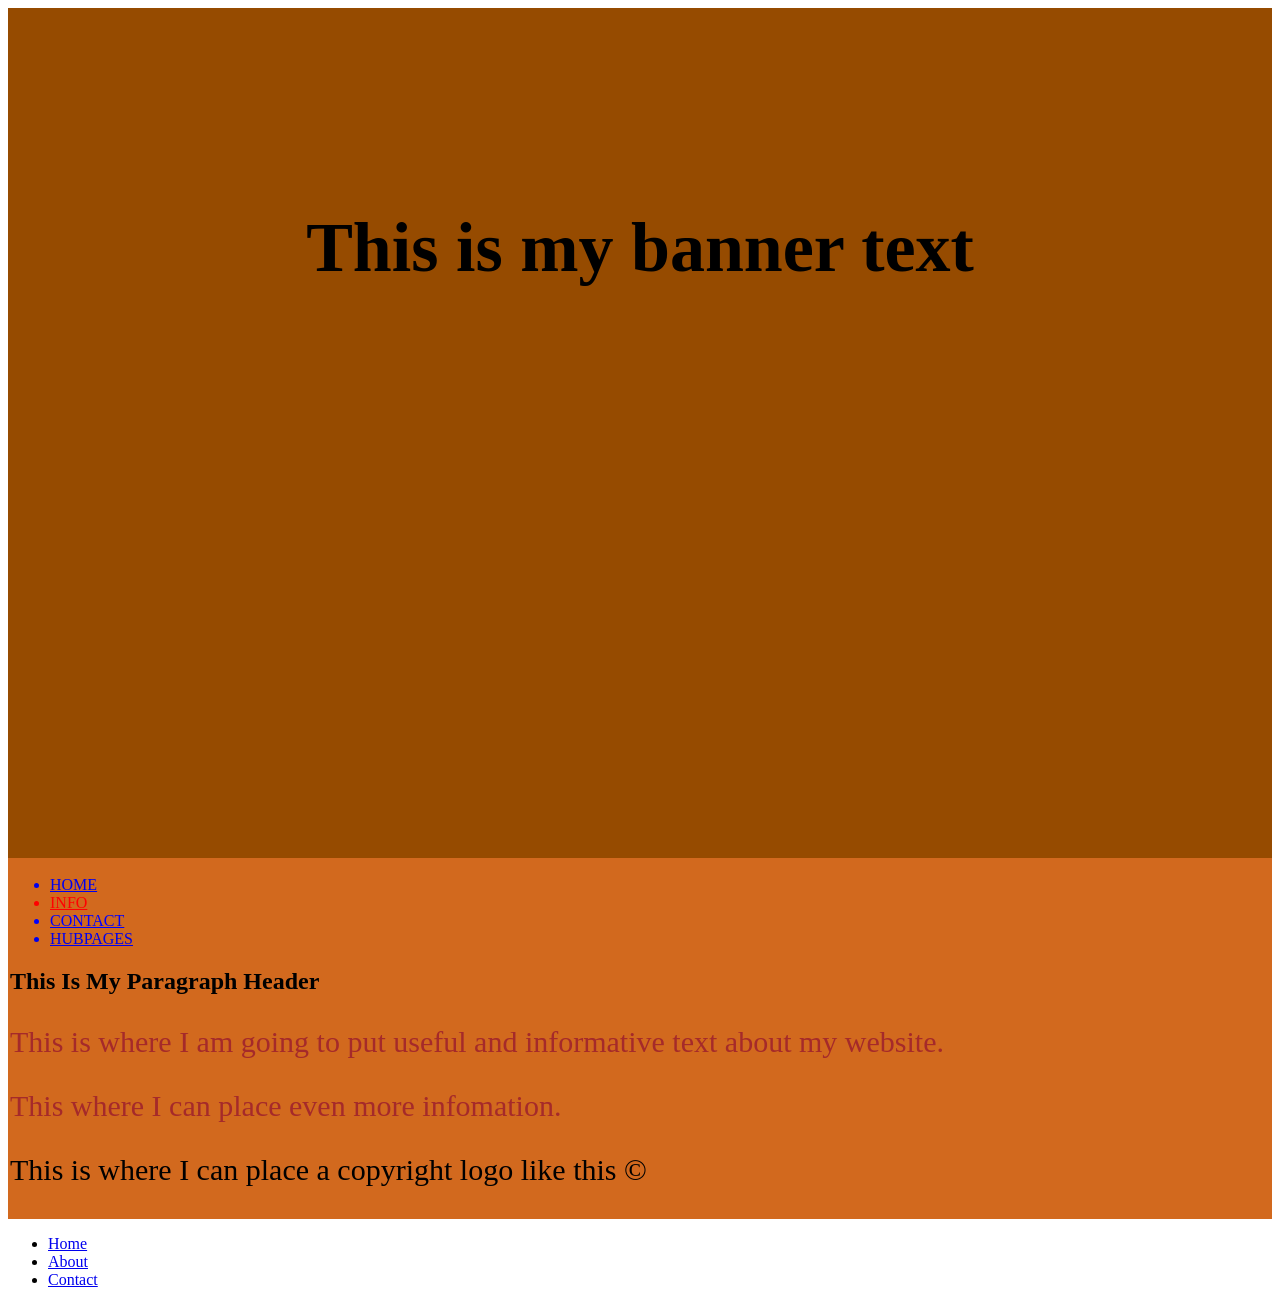
<file: index.html>
<!DOCTYPE html>
	<html>
		<head>
			<title>My HomeworkTWO</title>
			<link rel="stylesheet" href="Asssgment.css">				
		</head>
		<body>
			<div class="ola"> This is my banner text</div>
		<div>
			<ul>
				<a href ="#"><li>HOME</li></a>
				<a href ="#" style="color:red"><li>INFO</li></a>
				<a href ="#" style="color:blue"><li>CONTACT</li></a>
				<a href ="#"><li>HUBPAGES</li></a>
			</ul>
			<h2> This Is My Paragraph Header</h2>

		<p class="olu"> This is where I am going to put useful and informative text about my website.</p>
		<p class="olu"> This where I can place even more infomation.</P>
		<p> This is where I can place a copyright logo like this ©</p>
		</div>

		</body>



	</html>

<nav>
	<ul>
			<li><a href ="#">Home </a></li>
			<li><a href ="#">About </a></li>
			<li><a href ="#">Contact </a></li>
				
	</ul>			
			
</nav>
</file>
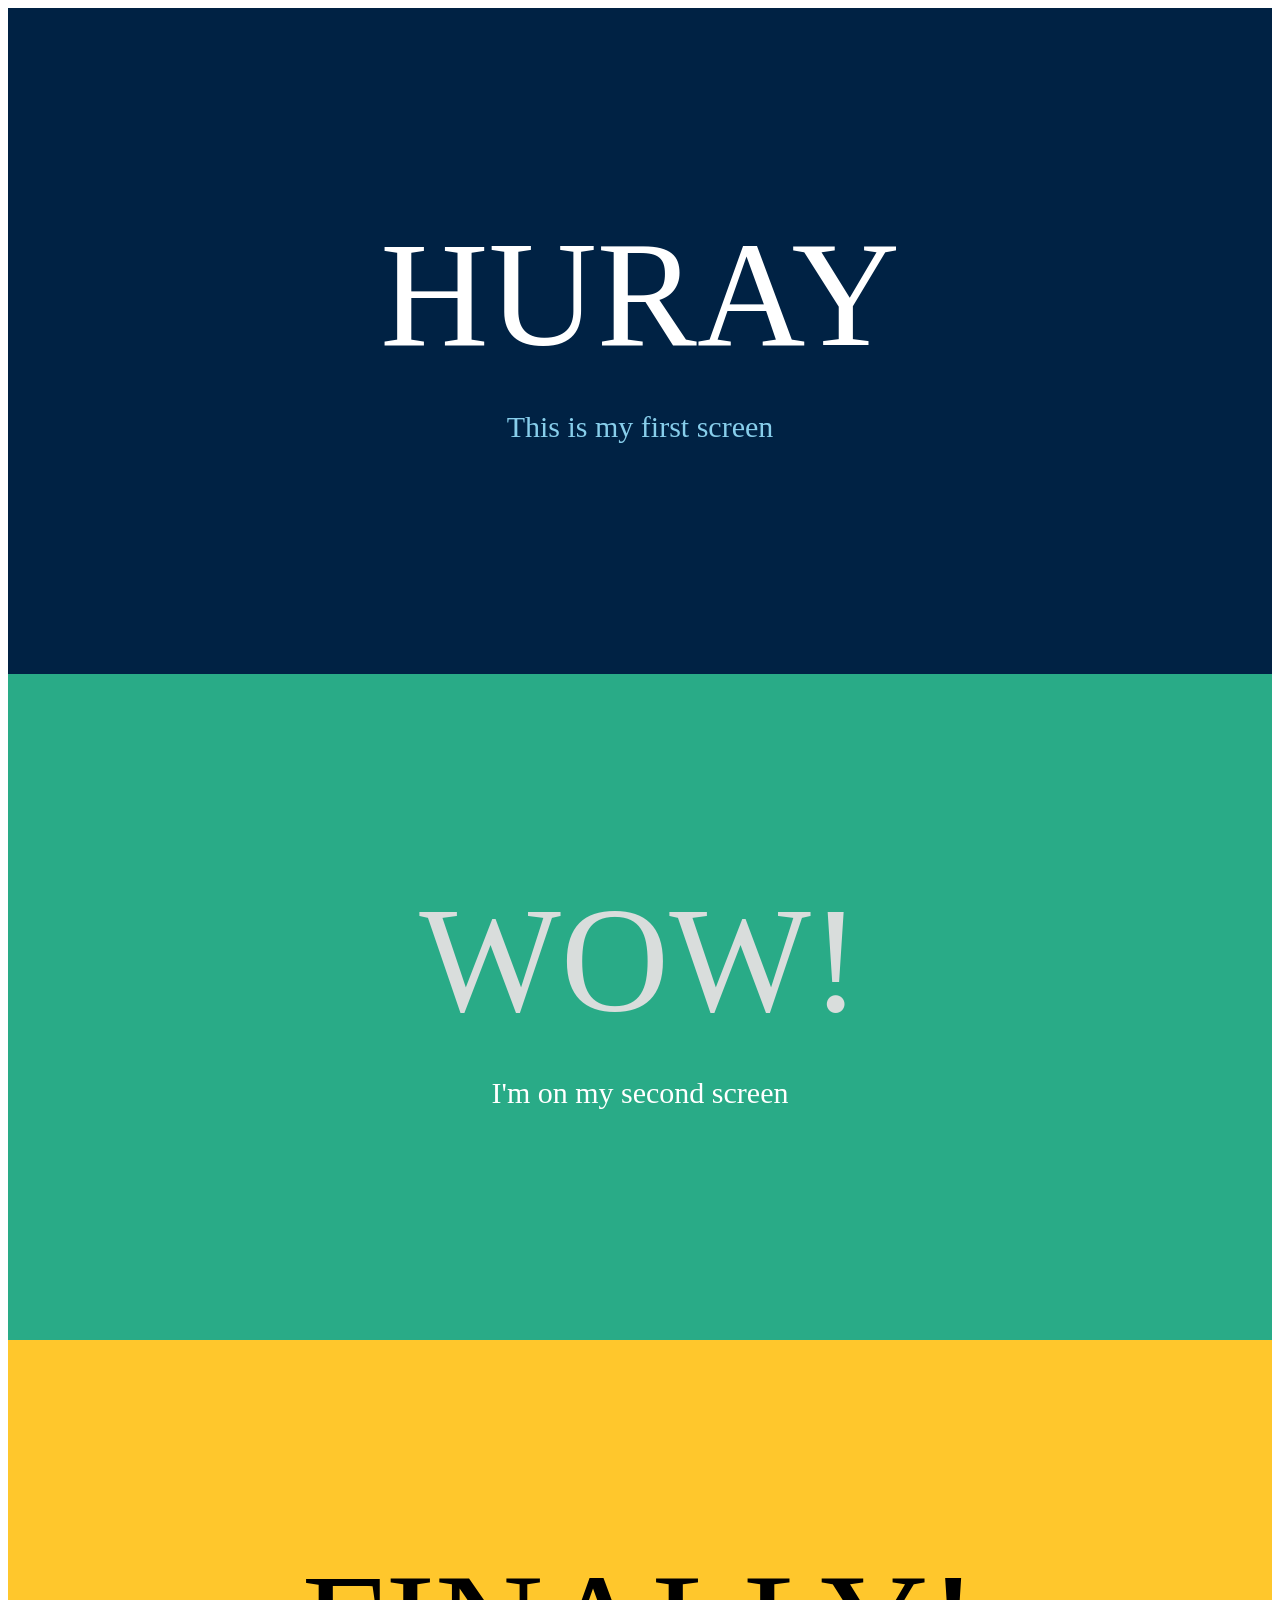
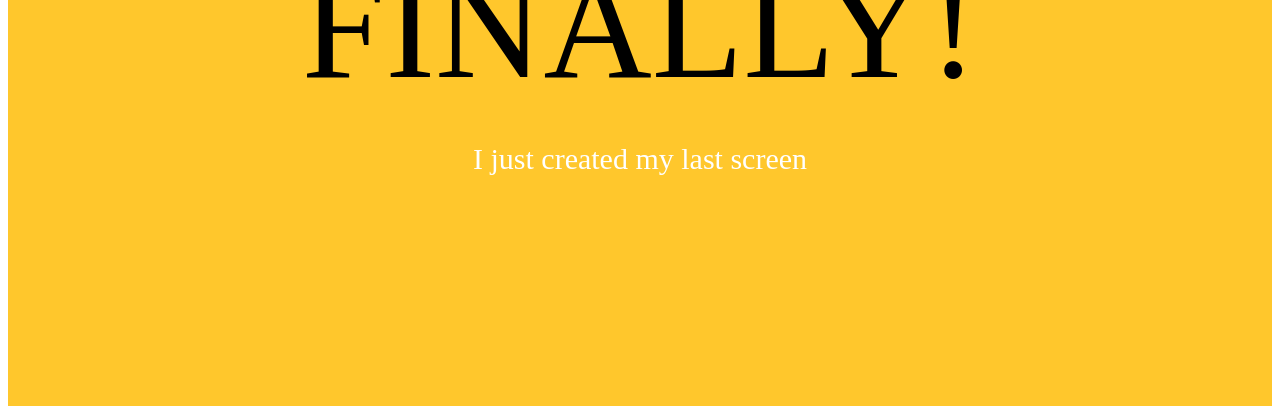
<file: Assigment.html>
<!DOCTYPE html>
	<html>
		<head>
			<title>My Homework</title>
			<link rel="stylesheet" href="Asssgment.css">
			
		</head>

	<body>
		<div class="oluone"> HURAY<p style="color:skyblue">This is my first screen </p></div>
		<div class="olutwo"> WOW!<p style="color:white"> I'm on my second screen</p></div>
		<div class="oluthree"> FINALLY!<p style="color:white">I just created my last screen</p></div>
			
		
		






		</div>




	</body>

	</html>
</file>
<file: Asssgment.css>
p{font-size:30px
}

.oluone{font-size:150px;
background-color:#002244;
color:white;
text-align:center;
padding:200px

}
.olutwo{font-size:150px;
background-color: #29AB87;
color:#D9DDDC;
text-align:center;
padding:200px
}

.oluthree{font-size:150px;
background-color:#FFC72C;
text-align:center;
padding:200px
}


.ola{font-size:70px;
font-weight:bold;
background-color:#964B00;
text-align:center;
padding:200px;
height:50vh


}

div{background-color:chocolate;
padding:2px;

}
.olu{
color:brown;
}
</file>
